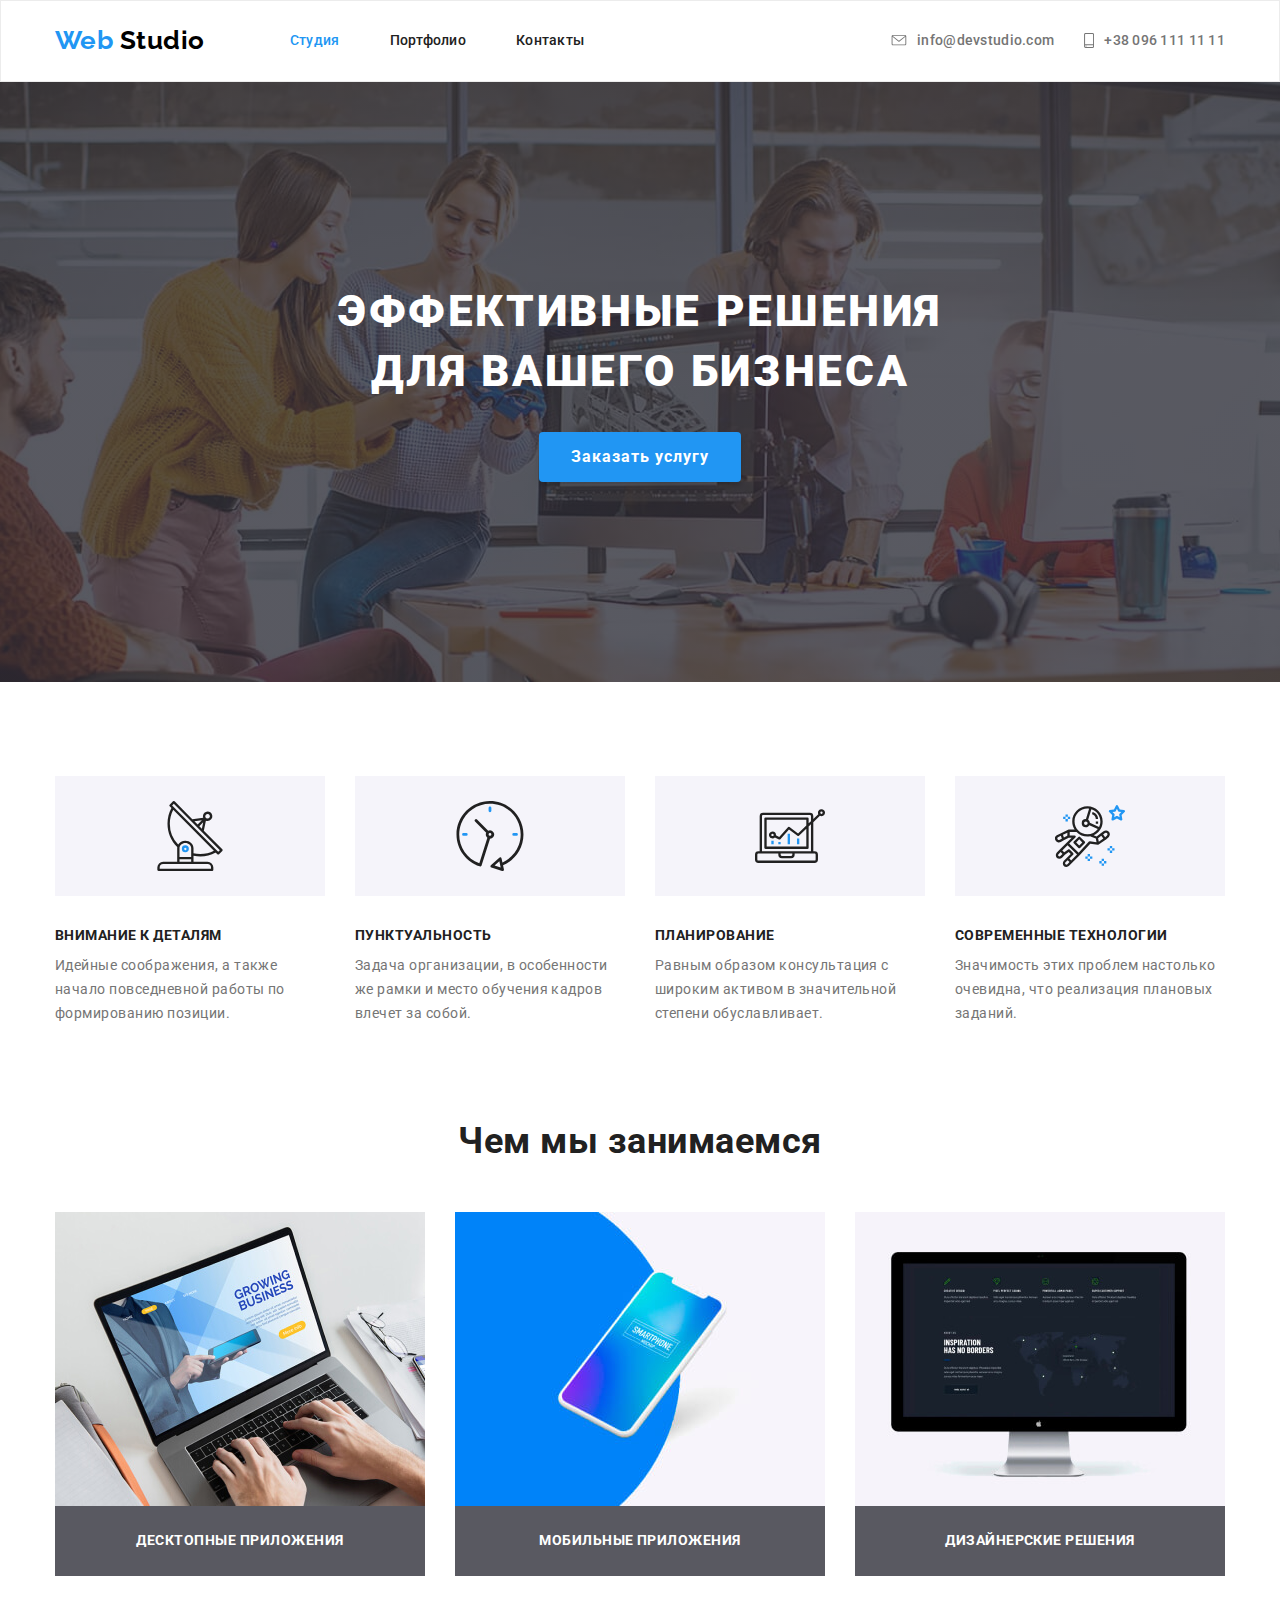
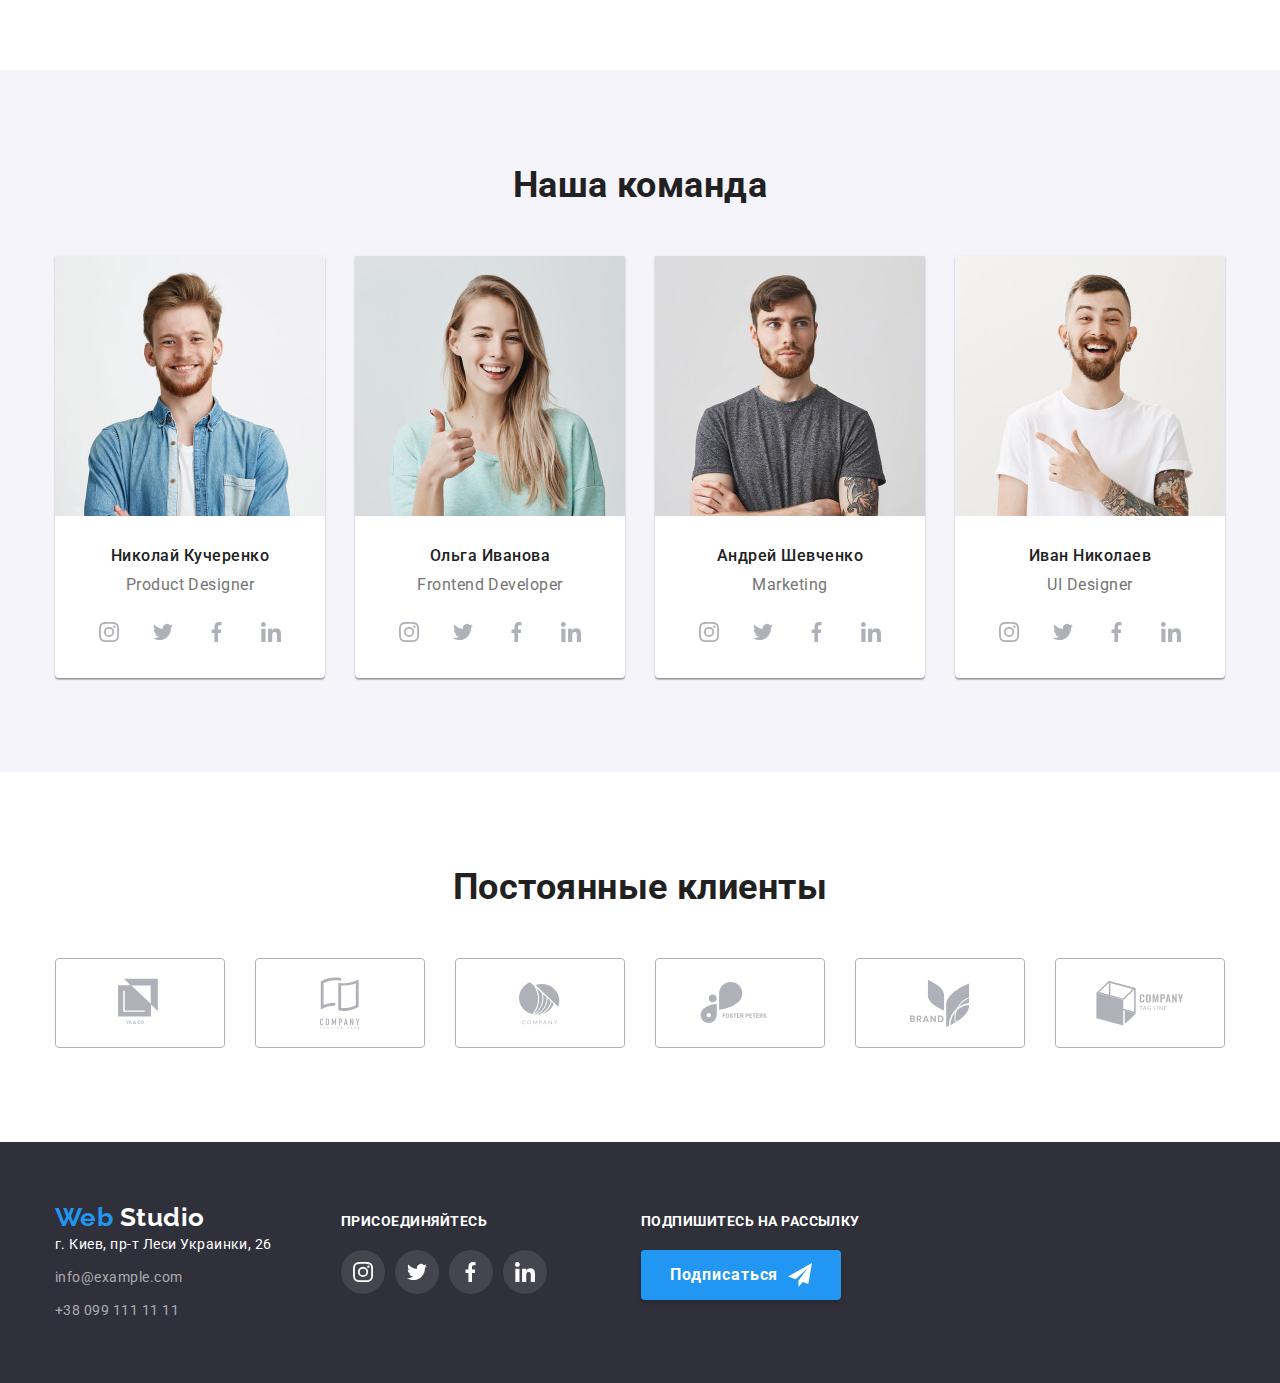
<file: index.html>
<!DOCTYPE html>
<html lang="ru">
  <head>
    <meta charset="UTF-8" />
    <meta name="viewport" content="width=device-width, initial-scale=1.0" />
    <title>Web Studio</title>
    <link
      href="https://fonts.googleapis.com/css2?family=Raleway:wght@700&family=Roboto:wght@400;500;700;900&display=swap"
      rel="stylesheet"
    />

    <link rel="stylesheet" href="./css/normalize.css" />
    <link rel="stylesheet" href="./css/style.css" />
  </head>

  <body>
    <!--header-->
    <header class="header">
      <div class="container header-container">
        <div class="nav-container">
          <nav class="site-nav">
            <a class="webstudio link" href="./index.html" lang="en"
              ><span class="web">Web</span> Studio</a
            >
            <ul class="site-nav-list list">
              <li class="item">
                <a
                  class="link current"
                  href="./index.html"
                  aria-label="Перейти на главную страницу"
                  >Студия</a
                >
              </li>
              <li class="item">
                <a
                  class="link"
                  href="./portfolio.html"
                  aria-label="Перейти на страницу Портфолио"
                  >Портфолио</a
                >
              </li>
              <li class="item">
                <a
                  class="link"
                  href=""
                  aria-label="Перейти на страницу Контакты"
                  >Контакты</a
                >
              </li>
            </ul>
          </nav>
        </div>

        <div class="contacts-container">
          <ul class="header-contacts list">
            <li class="item">
              <a
                class="link"
                href="mailto:info@devstudio.com"
                aria-label="Отправить письмо"
              >
                <svg
                  class="header-contacts-icon envelope"
                  width="16"
                  height="11"
                >
                  <use href="./img/sprite.svg#icon-envelope"></use>
                </svg>
                info@devstudio.com</a
              >
            </li>
            <li>
              <a class="link" href="tel:+380961111111" aria-label="Позвонить">
                <svg class="header-contacts-icon" width="10" height="15">
                  <use href="./img/sprite.svg#icon-smartphone"></use></svg
                >+38 096 111 11 11</a
              >
            </li>
          </ul>
        </div>
      </div>
    </header>

    <!--main-->
    <main class="main">
      <!--hero-section-->
      <section class="section hero">
        <!-- <div class="container"> -->
        <h1 class="hero-title">
          Эффективные решения <br />
          для вашего бизнеса
        </h1>
        <button class="modal-btn">Заказать услугу</button>
        <!-- </div> -->
      </section>

      <!-- section1-features-->
      <section class="section features">
        <div class="container">
          <h2 class="section-title" hidden>Особенности</h2>
          <ul class="features list">
            <li class="item">
              <div class="features-bg">
                <svg class="features-icon">
                  <use href="./img/sprite.svg#icon-antenna"></use>
                </svg>
              </div>
              <h3 class="title">Внимание к деталям</h3>
              <p class="description">
                Идейные соображения, а также начало повседневной работы по
                формированию позиции.
              </p>
            </li>
            <li class="item">
              <div class="features-bg">
                <svg class="features-icon">
                  <use href="./img/sprite.svg#icon-clock"></use>
                </svg>
              </div>
              <h3 class="title">Пунктуальность</h3>
              <p class="description">
                Задача организации, в особенности же рамки и место обучения
                кадров влечет за собой.
              </p>
            </li>
            <li class="item">
              <div class="features-bg">
                <svg class="features-icon">
                  <use href="./img/sprite.svg#icon-diagram"></use>
                </svg>
              </div>
              <h3 class="title">Планирование</h3>
              <p class="description">
                Равным образом консультация с широким активом в значительной
                степени обуславливает.
              </p>
            </li>
            <li class="item">
              <div class="features-bg">
                <svg class="features-icon">
                  <use href="./img/sprite.svg#icon-astronaut"></use>
                </svg>
              </div>
              <h3 class="title">Современные технологии</h3>
              <p class="description">
                Значимость этих проблем настолько очевидна, что реализация
                плановых заданий.
              </p>
            </li>
          </ul>
        </div>
      </section>

      <!--section2-skills-->
      <section class="section skills">
        <div class="container">
          <h2 class="section-title">Чем мы занимаемся</h2>
          <ul class="skills list">
            <li class="item">
              <img
                src="./img/skills/desktop-apps.jpg"
                width="370"
                height="294"
                alt="Десктопные приложения"
              />
              <h3 class="title">Десктопные приложения</h3>
            </li>
            <li class="item">
              <img
                src="./img/skills/mobile-apps.jpg"
                width="370"
                height="294"
                alt="Мобильные приложения"
              />
              <h3 class="title">Мобильные приложения</h3>
            </li>
            <li class="item">
              <img
                src="./img/skills/design-des.jpg"
                width="370"
                height="294"
                alt="Дизайнерские решения"
              />
              <h3 class="title">Дизайнерские решения</h3>
            </li>
          </ul>
        </div>
      </section>

      <!--section3-team-->
      <section class="section team">
        <div class="container">
          <h2 class="section-title">Наша команда</h2>
          <ul class="team list">
            <li class="item">
              <img
                src="./img/team/nikolay-kucherenko.jpg"
                width="270"
                height="260"
                alt="Николай Кучеренко"
              />
              <div class="team-info">
                <h3 class="team-member">Николай Кучеренко</h3>
                <p class="description" lang="en">Product Designer</p>
                <ul class="soc-netw-list list">
                  <li class="soc-netw">
                    <a class="link" href="" aria-label="Сcылка на Instagram">
                      <svg class="soc-icon">
                        <use href="./img/sprite.svg#icon-inst"></use>
                      </svg>
                    </a>
                  </li>
                  <li class="soc-netw">
                    <a class="link" href="" aria-label="Сcылка на Twitter">
                      <svg class="soc-icon">
                        <use href="./img/sprite.svg#icon-twitter"></use>
                      </svg>
                    </a>
                  </li>
                  <li class="soc-netw">
                    <a class="link" href="" aria-label="Сcылка на Facebook">
                      <svg class="soc-icon">
                        <use href="./img/sprite.svg#icon-fb"></use>
                      </svg>
                    </a>
                  </li>
                  <li class="soc-netw">
                    <a class="link" href="" aria-label="Сcылка на Linkedin">
                      <svg class="soc-icon">
                        <use href="./img/sprite.svg#icon-linkedin"></use>
                      </svg>
                    </a>
                  </li>
                </ul>
              </div>
            </li>
            <li class="item">
              <img
                src="./img/team/olga-ivanova.jpg"
                width="270"
                height="260"
                alt="Ольга Иванова"
              />
              <div class="team-info">
                <h3 class="team-member">Ольга Иванова</h3>
                <p class="description" lang="en">Frontend Developer</p>
                <ul class="soc-netw-list list">
                  <li class="soc-netw">
                    <a class="link" href="" aria-label="Сcылка на Instagram"
                      ><svg class="soc-icon">
                        <use href="./img/sprite.svg#icon-inst"></use></svg
                    ></a>
                  </li>
                  <li class="soc-netw">
                    <a class="link" href="" aria-label="Сcылка на Twitter"
                      ><svg class="soc-icon">
                        <use href="./img/sprite.svg#icon-twitter"></use></svg
                    ></a>
                  </li>
                  <li class="soc-netw">
                    <a class="link" href="" aria-label="Сcылка на Facebook"
                      ><svg class="soc-icon">
                        <use href="./img/sprite.svg#icon-fb"></use></svg
                    ></a>
                  </li>
                  <li class="soc-netw">
                    <a class="link" href="" aria-label="Сcылка на Linkedin"
                      ><svg class="soc-icon">
                        <use href="./img/sprite.svg#icon-linkedin"></use></svg
                    ></a>
                  </li>
                </ul>
              </div>
            </li>
            <li class="item">
              <img
                src="./img/team/andrey-shevchenko.jpg"
                width="270"
                height="260"
                alt="Андрей Шевченко"
              />
              <div class="team-info">
                <h3 class="team-member">Андрей Шевченко</h3>
                <p class="description" lang="en">Marketing</p>
                <ul class="soc-netw-list list">
                  <li class="soc-netw">
                    <a class="link" href="" aria-label="Сcылка на Instagram"
                      ><svg class="soc-icon">
                        <use href="./img/sprite.svg#icon-inst"></use></svg
                    ></a>
                  </li>
                  <li class="soc-netw">
                    <a class="link" href="" aria-label="Сcылка на Twitter"
                      ><svg class="soc-icon">
                        <use href="./img/sprite.svg#icon-twitter"></use></svg
                    ></a>
                  </li>
                  <li class="soc-netw">
                    <a class="link" href="" aria-label="Сcылка на Facebook"
                      ><svg class="soc-icon">
                        <use href="./img/sprite.svg#icon-fb"></use></svg
                    ></a>
                  </li>
                  <li class="soc-netw">
                    <a class="link" href="" aria-label="Сcылка на Linkedin">
                      <svg class="soc-icon">
                        <use href="./img/sprite.svg#icon-linkedin"></use></svg
                    ></a>
                  </li>
                </ul>
              </div>
            </li>

            <li class="item">
              <img
                src="./img/team/ivan-nikolaev.jpg"
                width="270"
                height="260"
                alt="Иван Николаев"
              />
              <div class="team-info">
                <h3 class="team-member">Иван Николаев</h3>
                <p class="description" lang="en">UI Designer</p>
                <ul class="soc-netw-list list">
                  <li class="soc-netw">
                    <a class="link" href="" aria-label="Сcылка на Instagram"
                      ><svg class="soc-icon">
                        <use href="./img/sprite.svg#icon-inst"></use></svg
                    ></a>
                  </li>
                  <li class="soc-netw">
                    <a class="link" href="" aria-label="Сcылка на Twitter"
                      ><svg class="soc-icon">
                        <use href="./img/sprite.svg#icon-twitter"></use></svg
                    ></a>
                  </li>
                  <li class="soc-netw">
                    <a class="link" href="" aria-label="Сcылка на Facebook"
                      ><svg class="soc-icon">
                        <use href="./img/sprite.svg#icon-fb"></use></svg
                    ></a>
                  </li>
                  <li class="soc-netw">
                    <a class="link" href="" aria-label="Сcылка на Linkedin"
                      ><svg class="soc-icon">
                        <use href="./img/sprite.svg#icon-linkedin"></use></svg
                    ></a>
                  </li>
                </ul>
              </div>
            </li>
          </ul>
        </div>
      </section>

      <!--section4-clients-->
      <section class="section clients">
        <div class="container">
          <h2 class="section-title">Постоянные клиенты</h2>
          <ul class="clients list">
            <li class="item">
              <a
                class="link"
                href=""
                aria-label="Перейти на сайт компании - постоянного клиента"
              >
                <svg class="clients-icon" width="44" height="52">
                  <use href="./img/sprite.svg#icon-logo1"></use>
                </svg>
              </a>
            </li>
            <li class="item">
              <a
                class="link"
                href=""
                aria-label="Перейти на сайт компании - постоянного клиента"
              >
                <svg class="clients-icon" width="40" height="52">
                  <use href="./img/sprite.svg#icon-logo2"></use>
                </svg>
              </a>
            </li>
            <li class="item">
              <a
                class="link"
                href=""
                aria-label="Перейти на сайт компании - постоянного клиента"
              >
                <svg class="clients-icon" width="41" height="43">
                  <use href="./img/sprite.svg#icon-logo3"></use>
                </svg>
              </a>
            </li>
            <li class="item">
              <a
                class="link"
                href=""
                aria-label="Перейти на сайт компании - постоянного клиента"
              >
                <svg class="clients-icon" width="80" height="42">
                  <use href="./img/sprite.svg#icon-logo4"></use>
                </svg>
              </a>
            </li>
            <li class="item">
              <a
                class="link"
                href=""
                aria-label="Перейти на сайт компании - постоянного клиента"
              >
                <svg class="clients-icon" width="59" height="47">
                  <use href="./img/sprite.svg#icon-logo5"></use>
                </svg>
              </a>
            </li>
            <li class="item">
              <a
                class="link"
                href=""
                aria-label="Перейти на сайт компании - постоянного клиента"
              >
                <svg class="clients-icon" width="88" height="45">
                  <use href="./img/sprite.svg#icon-logo6"></use>
                </svg>
              </a>
            </li>
          </ul>
        </div>
      </section>
      <!-- </div> -->
    </main>

    <!--footer-->
    <footer class="footer">
      <div class="container footer-container">
        <div class="wrapper-address">
          <a class="webstudio link" href="./index.html" lang="en"
            ><span class="web">Web</span> Studio</a
          >
          <address class="address">
            г. Киев, пр-т Леси Украинки, 26
            <ul class="footer-contacts list">
              <li class="item">
                <a
                  class="link"
                  href="mailto:info@example.com"
                  aria-label="Отправить письмо"
                  >info@example.com</a
                >
              </li>
              <li>
                <a class="link" href="tel:+380991111111" aria-label="Позвонить"
                  >+38 099 111 11 11</a
                >
              </li>
            </ul>
          </address>
        </div>
        <div class="wrapper-join-in">
          <p class="join-in">присоединяйтесь</p>
          <ul class="soc-netw-list list">
            <li class="soc-netw footer-link">
              <a class="link" href="" aria-label="Сcылка на Instagram"
                ><svg class="soc-icon-footer">
                  <use href="./img/sprite.svg#icon-inst"></use></svg
              ></a>
            </li>
            <li class="soc-netw footer-link">
              <a class="link" href="" aria-label="Сcылка на Twitter"
                ><svg class="soc-icon-footer">
                  <use href="./img/sprite.svg#icon-twitter"></use></svg
              ></a>
            </li>
            <li class="soc-netw footer-link">
              <a class="link" href="" aria-label="Сcылка на Facebook"
                ><svg class="soc-icon-footer">
                  <use href="./img/sprite.svg#icon-fb"></use></svg
              ></a>
            </li>
            <li class="soc-netw footer-link">
              <a class="link" href="" aria-label="Сcылка на Linkedin"
                ><svg class="soc-icon-footer">
                  <use href="./img/sprite.svg#icon-linkedin"></use></svg
              ></a>
            </li>
          </ul>
        </div>
        <div class="wrapper-subscribe">
          <p class="subscribe">Подпишитесь на рассылку</p>
          <button type="button" class="form-btn">
            Подписаться
            <svg class="form-btn-icon" width="24" height="24">
              <use href="./img/sprite.svg#icon-icon-send"></use>
            </svg>
          </button>
        </div>
      </div>
    </footer>
  </body>
</html>
</file>
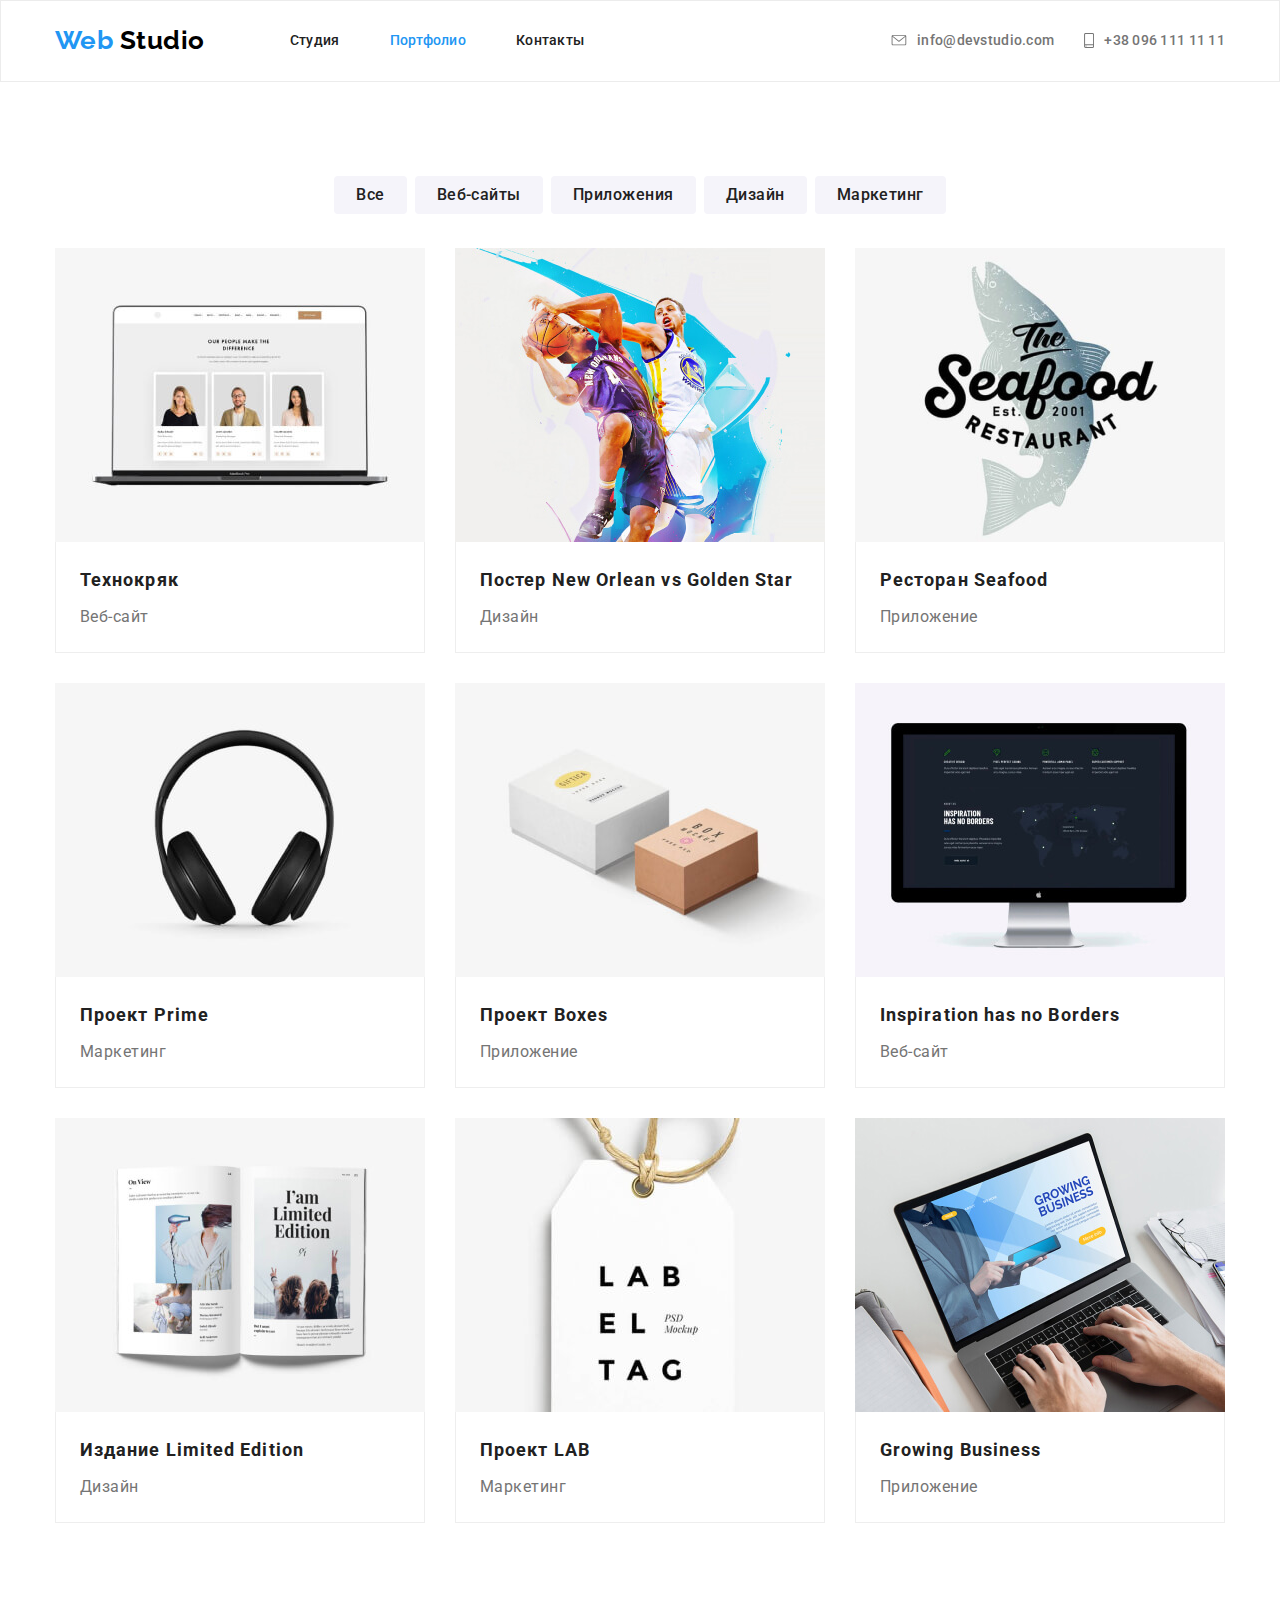
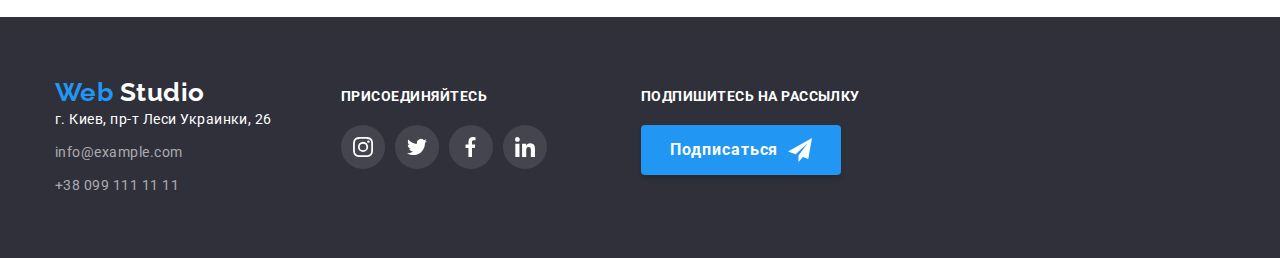
<file: portfolio.html>
<!DOCTYPE html>
<html lang="ru">
  <head>
    <meta charset="UTF-8" />
    <meta name="viewport" content="width=device-width, initial-scale=1.0" />
    <title>Portfolio</title>
    <link
      href="https://fonts.googleapis.com/css2?family=Raleway:wght@700&family=Roboto:wght@400;500;700;900&display=swap"
      rel="stylesheet"
    />
    <link rel="stylesheet" href="./css/style.css" />
    <link rel="stylesheet" href="./css/normalize.css" />
  </head>

  <body>
    <!--header-->
    <header class="header">
      <div class="container header-container">
        <div class="nav-container">
          <nav class="site-nav">
            <a class="webstudio link" href="./index.html" lang="en"
              ><span class="web">Web</span> Studio</a
            >
            <ul class="site-nav-list list">
              <li class="item">
                <a class="link" href="./index.html">Студия</a>
              </li>
              <li class="item">
                <a class="link current" href="./portfolio.html">Портфолио</a>
              </li>
              <li class="item"><a class="link" href="">Контакты</a></li>
            </ul>
          </nav>
        </div>

        <div class="contacts-container">
          <ul class="header-contacts list">
            <li class="item">
              <a
                class="link"
                href="mailto:info@devstudio.com"
                aria-label="Отправить письмо"
              >
                <svg
                  class="header-contacts-icon envelope"
                  width="16"
                  height="11"
                >
                  <use href="./img/sprite.svg#icon-envelope"></use>
                </svg>
                info@devstudio.com</a
              >
            </li>
            <li>
              <a class="link" href="tel:+380961111111" aria-label="Позвонить">
                <svg class="header-contacts-icon" width="10" height="15">
                  <use href="./img/sprite.svg#icon-smartphone"></use></svg
                >+38 096 111 11 11</a
              >
            </li>
          </ul>
        </div>
      </div>
    </header>

    <!-- main -->
    <main>
      <!-- section-portfolio -->
      <section class="portfolio">
        <div class="container">
          <h1 hidden>Портфолио</h1>
          <ul class="filter-list list">
            <li class="item">
              <button type="button" class="filter-btn">Все</button>
            </li>
            <li class="item">
              <button type="button" class="filter-btn">Веб-сайты</button>
            </li>
            <li class="item">
              <button type="button" class="filter-btn">Приложения</button>
            </li>
            <li class="item">
              <button type="button" class="filter-btn">Дизайн</button>
            </li>
            <li class="item">
              <button type="button" class="filter-btn">Маркетинг</button>
            </li>
          </ul>

          <ul class="portfolio-projects list">
            <li class="item">
              <a class="link" href="">
                <img
                  src="./img/portfolio/tehnokryak.jpg"
                  width="370"
                  height="294"
                  alt="Страница сайта"
                />
                <div class="projects-border">
                  <h2 class="title">Технокряк</h2>
                  <p class="subtitle">Веб-сайт</p>
                  <p class="description">
                    Технокряк это современная площадка распространения
                    коронавируса. Компании используют эту платформу для
                    цифрового шпионажа и атак на защищённые сервера конкурентов.
                  </p>
                </div></a
              >
            </li>
            <li class="item">
              <a class="link" href="">
                <img
                  src="./img/portfolio/poster-ball.jpg"
                  width="370"
                  height="294"
                  alt="Постер с баскетболистами"
                />
                <div class="projects-border">
                  <h2 class="title">
                    Постер <span lang="en">New Orlean vs Golden Star</span>
                  </h2>
                  <p class="subtitle">Дизайн</p>
                  <p class="description">
                    Технокряк это современная площадка распространения
                    коронавируса. Компании используют эту платформу для
                    цифрового шпионажа и атак на защищённые сервера конкурентов.
                  </p>
                </div></a
              >
            </li>
            <li class="item">
              <a class="link" href="">
                <img
                  src="./img/portfolio/seafood.jpg"
                  width="370"
                  height="294"
                  alt="Логотип ресторана морепродуктов"
                />
                <div class="projects-border">
                  <h2 class="title">Ресторан <span lang="en">Seafood</span></h2>
                  <p class="subtitle">Приложение</p>
                  <p class="description">
                    Технокряк это современная площадка распространения
                    коронавируса. Компании используют эту платформу для
                    цифрового шпионажа и атак на защищённые сервера конкурентов.
                  </p>
                </div></a
              >
            </li>

            <li class="item">
              <a class="link" href="">
                <img
                  src="./img/portfolio/headphones.jpg"
                  width="370"
                  height="294"
                  alt="Наушники"
                />
                <div class="projects-border">
                  <h2 class="title">Проект <span lang="en">Prime</span></h2>
                  <p class="subtitle">Маркетинг</p>
                  <p class="description">
                    Технокряк это современная площадка распространения
                    коронавируса. Компании используют эту платформу для
                    цифрового шпионажа и атак на защищённые сервера конкурентов.
                  </p>
                </div></a
              >
            </li>
            <li class="item">
              <a class="link" href="">
                <img
                  src="./img/portfolio/boxes.jpg"
                  width="370"
                  height="294"
                  alt="Коробки"
                />
                <div class="projects-border">
                  <h2 class="title">Проект <span lang="en">Boxes</span></h2>
                  <p class="subtitle">Приложение</p>
                  <p class="description">
                    Технокряк это современная площадка распространения
                    коронавируса. Компании используют эту платформу для
                    цифрового шпионажа и атак на защищённые сервера конкурентов.
                  </p>
                </div></a
              >
            </li>
            <li class="item">
              <a class="link" href="">
                <img
                  src="./img/portfolio/desktop-site.jpg"
                  width="370"
                  height="294"
                  alt="Монитор компьютера"
                />
                <div class="projects-border">
                  <h2 class="title" lang="en">Inspiration has no Borders</h2>
                  <p class="subtitle">Веб-сайт</p>
                  <p class="description">
                    Технокряк это современная площадка распространения
                    коронавируса. Компании используют эту платформу для
                    цифрового шпионажа и атак на защищённые сервера конкурентов.
                  </p>
                </div></a
              >
            </li>
            <li class="item">
              <a class="link" href="">
                <img
                  src="./img/portfolio/book.jpg"
                  width="370"
                  height="294"
                  alt="Книга"
                />
                <div class="projects-border">
                  <h2 class="title">
                    Издание <span lang="en">Limited Edition</span>
                  </h2>
                  <p class="subtitle">Дизайн</p>
                  <p class="description">
                    Технокряк это современная площадка распространения
                    коронавируса. Компании используют эту платформу для
                    цифрового шпионажа и атак на защищённые сервера конкурентов.
                  </p>
                </div></a
              >
            </li>
            <li class="item">
              <a class="link" href="">
                <img
                  src="./img/portfolio/label.jpg"
                  width="370"
                  height="294"
                  alt="Лейбл"
                />
                <div class="projects-border">
                  <h2 class="title">Проект <span lang="en">LAB</span></h2>
                  <p class="subtitle">Маркетинг</p>
                  <p class="description">
                    Технокряк это современная площадка распространения
                    коронавируса. Компании используют эту платформу для
                    цифрового шпионажа и атак на защищённые сервера конкурентов.
                  </p>
                </div></a
              >
            </li>
            <li class="item">
              <a class="link" href="">
                <img
                  src="./img/portfolio/laptop.jpg"
                  width="370"
                  height="294"
                  alt="Человек за ноутбуком"
                />
                <div class="projects-border">
                  <h2 class="title" lang="en">Growing Business</h2>
                  <p class="subtitle">Приложение</p>
                  <p class="description">
                    Технокряк это современная площадка распространения
                    коронавируса. Компании используют эту платформу для
                    цифрового шпионажа и атак на защищённые сервера конкурентов.
                  </p>
                </div></a
              >
            </li>
          </ul>
        </div>
      </section>
    </main>
    <!--footer-->
    <footer class="footer">
      <div class="container footer-container">
        <div class="wrapper-address">
          <a class="webstudio link" href="./index.html" lang="en"
            ><span class="web">Web</span> Studio</a
          >
          <address class="address">
            г. Киев, пр-т Леси Украинки, 26
            <ul class="footer-contacts list">
              <li class="item">
                <a
                  class="link"
                  href="mailto:info@example.com"
                  aria-label="Отправить письмо"
                  >info@example.com</a
                >
              </li>
              <li>
                <a class="link" href="tel:+380991111111" aria-label="Позвонить"
                  >+38 099 111 11 11</a
                >
              </li>
            </ul>
          </address>
        </div>
        <div class="wrapper-join-in">
          <p class="join-in">присоединяйтесь</p>
          <ul class="soc-netw-list list">
            <li class="soc-netw footer-link">
              <a class="link" href="" aria-label="Сcылка на Instagram"
                ><svg class="soc-icon-footer">
                  <use href="./img/sprite.svg#icon-inst"></use></svg
              ></a>
            </li>
            <li class="soc-netw footer-link">
              <a class="link" href="" aria-label="Сcылка на Twitter"
                ><svg class="soc-icon-footer">
                  <use href="./img/sprite.svg#icon-twitter"></use></svg
              ></a>
            </li>
            <li class="soc-netw footer-link">
              <a class="link" href="" aria-label="Сcылка на Facebook"
                ><svg class="soc-icon-footer">
                  <use href="./img/sprite.svg#icon-fb"></use></svg
              ></a>
            </li>
            <li class="soc-netw footer-link">
              <a class="link" href="" aria-label="Сcылка на Linkedin"
                ><svg class="soc-icon-footer">
                  <use href="./img/sprite.svg#icon-linkedin"></use></svg
              ></a>
            </li>
          </ul>
        </div>
        <div class="wrapper-subscribe">
          <p class="subscribe">Подпишитесь на рассылку</p>
          <button type="button" class="form-btn">
            Подписаться
            <svg class="form-btn-icon" width="24" height="24">
              <use href="./img/sprite.svg#icon-icon-send"></use>
            </svg>
          </button>
        </div>
      </div>
    </footer>
  </body>
</html>
</file>
<file: css/style.css>
/*заголовки  h #212121
  текст p #757575
  цвет ховер #2196f3
  белый #ffffff
  черный #000000
  studio в хедере#ffffff
  фон блока команды #f5f4fa
  фон футера #2f303a
  контакты и мейл-форма в футере rgba(255, 255, 255, 0.6)*/

:root {
  --clear-black-color: #000000;
  --primary-text-color: #212121;
  --secondary-text-color: #757575;
  --accent-color: #2196f3;
  --footer-background: #2f303a;
  --clear-white-color: #ffffff;
  --secondary-bg-color: #f5f4fa;
  --portfolio-projects-bg-color: #eeeeee;
  --button-hover-color: #188ce8;
  --footer-link-color: rgba(255, 255, 255, 0.6);
  --skills-title-bg-color: rgba(47, 48, 58, 0.8);
  --icons-color: #afb1b8;
  --footer-link-bg-color: rgba(255, 255, 255, 0.1);
  --main-font: 'Roboto', sans-serif;
  --secondary-font: 'Raleway', sans-serif;
}
html {
  box-sizing: border-box;
}

*,
*::before,
*::after {
  box-sizing: inherit;
  /* margin: 0; 
  padding: 0;*/
}

body {
  font-family: var(--main-font);
  background-color: var(--clear-white-color);
  color: var(--primary-text-color);
  letter-spacing: 0.03em;
}
.list {
  display: flex;
  padding: 0;
  margin: 0;
  list-style: none;
}
.link {
  display: block;
  text-decoration: none;
}
button {
  font-family: inherit;
  color: inherit;
  letter-spacing: inherit;
  border: none;
  /* border: 1px solid transparent; */
}
h1,
h2,
h3,
p {
  margin: 0;
  padding: 0;
}
img {
  display: block;
}

.container {
  margin-left: auto;
  margin-right: auto;
  width: 1200px;
  padding-left: 15px;
  padding-right: 15px;
}

/* header css */
.header {
  border: 1px solid #ececec;
}
.webstudio {
  display: block;
  font-family: var(--secondary-font);
  font-weight: 700;
  font-size: 26px;
  line-height: 1.19;
}
.web {
  color: var(--accent-color);
}
.header .webstudio {
  padding-top: 24px;
  padding-bottom: 25px;
  margin-right: 85px;
  color: var(--clear-black-color);
}
.header-container,
.site-nav {
  display: flex;
}
.header-container {
  justify-content: space-between;
}
.site-nav-list .item:not(:last-child) {
  margin-right: 50px;
}
.header-contacts .item:not(:last-child) {
  margin-right: 30px;
}
.site-nav-list .link,
.header-contacts .link {
  display: block;
  padding-top: 32px;
  padding-bottom: 32px;
  color: var(--primary-text-color);
  font-weight: 500;
  font-size: 14px;
  line-height: 1.14;
  letter-spacing: 0.02em;
}
.header-contacts .link {
  display: flex;
  justify-content: center;
  align-items: center;
  color: var(--secondary-text-color);
}
.header-contacts-icon {
  margin-right: 10px;
  fill: currentColor;
}
.link:hover,
.link:focus {
  color: var(--accent-color);
}
.site-nav-list .link.current {
  color: var(--accent-color);
}

/* hero css */
.hero {
  max-width: 1600px;
  margin: auto;
  padding-top: 200px;
  padding-bottom: 200px;
  height: 600px;
  background-color: var(--primary-text-color);
  background-image: linear-gradient(
      rgba(47, 48, 58, 0.8),
      rgba(47, 48, 58, 0.8)
    ),
    url(../img/hero.jpg);
  background-repeat: no-repeat;
  background-position: center;
  /* background-size: cover; */
  text-align: center;
}
.hero-title {
  margin-bottom: 30px;
  color: var(--clear-white-color);
  font-weight: 900;
  font-size: 44px;
  line-height: 1.36;
  letter-spacing: 0.06em;
  text-transform: uppercase;
}
.modal-btn,
.form-btn {
  display: inline-block;
  min-width: 200px;
  height: 50px;
  color: var(--clear-white-color);
  background-color: var(--accent-color);
  font-weight: 700;
  font-size: 16px;
  line-height: 1.88;
  text-align: center;
  letter-spacing: 0.06em;
  box-shadow: 0px 4px 4px rgba(0, 0, 0, 0.15);
  border-radius: 4px;
}
.modal-btn {
  padding: 10px 32px;
}
.form-btn {
  display: flex;
  justify-content: center;
  align-items: center;
  padding: 10px 29px;
}
.form-btn-icon {
  margin-left: 10px;
}
.modal-btn:hover,
.modal-btn:focus {
  background-color: var(--button-hover-color);
}

/* common css */
.section.features {
  padding-top: 94px;
  padding-bottom: 47px;
}
.section.skills {
  padding-top: 47px;
  padding-bottom: 94px;
}
.section.team,
.section.clients {
  padding-top: 94px;
  padding-bottom: 94px;
}
.footer {
  padding-top: 60px;
  padding-bottom: 60px;
}
.section-title {
  margin-bottom: 50px;
  font-size: 36px;
  line-height: 1.17;
  text-align: center;
}
.features .title {
  display: inline-block;
  margin-bottom: 10px;
  font-size: 14px;
  line-height: 1.14;
  text-transform: uppercase;
}

/* features css */
.features .item {
  width: calc((100% - 90px) / 4);
}
.features .item:not(:last-child) {
  margin-right: 30px;
}
.features-icon {
  width: 70px;
  height: 70px;
}
.features-bg {
  height: 120px;
  padding: 25px 100px;
  margin-bottom: 30px;
  background-color: var(--secondary-bg-color);
}
.features .description {
  color: var(--secondary-text-color);
  font-size: 14px;
  line-height: 1.71;
}

/* skills css */
.skills .title {
  padding-top: 27px;
  padding-bottom: 27px;
  color: var(--clear-white-color);
  background-color: var(--skills-title-bg-color);
  font-size: 14px;
  line-height: 1.14;
  text-align: center;
  text-transform: uppercase;
}
.skills .item {
  width: calc((100% - 60px) / 3);
}
.skills .item:not(:last-child) {
  margin-right: 30px;
}

/* team css */
.team {
  background-color: var(--secondary-bg-color);
}
.team .item {
  width: calc((100% - 90px) / 4);
  background: #ffffff;
  box-shadow: 0px 2px 1px rgba(0, 0, 0, 0.2), 0px 1px 1px rgba(0, 0, 0, 0.14),
    0px 1px 3px rgba(0, 0, 0, 0.12);
  border-radius: 0px 0px 4px 4px;
}
.team .item:not(:last-child) {
  margin-right: 30px;
}
.team-member {
  margin-bottom: 10px;
  font-weight: 500;
  font-size: 16px;
  line-height: 1.19;
  text-align: center;
}
.team-info {
  padding: 30px 32px 24px;
}
.team .description {
  margin-bottom: 16px;
  color: var(--secondary-text-color);
  font-size: 16px;
  line-height: 1.19;
  text-align: center;
}
.team .soc-netw-list {
  justify-content: space-between;
}
.soc-icon {
  width: 20px;
  height: 20px;
  fill: currentColor;
}
.soc-netw .link {
  justify-content: center;
  align-items: center;
  padding: 12px;
  width: 44px;
  height: 44px;
  border-radius: 50%;
  color: var(--icons-color);
}
.soc-netw .link:hover,
.soc-netw .link:focus {
  color: var(--clear-white-color);
  background-color: var(--accent-color);
}

/* clients css */
.clients .item {
  /* display: block; */
  /* display: flex; */
  justify-content: center;
  align-items: center;
  width: calc((100% - 150px) / 6);
  height: 90px;
  /* border: 1px solid #afb1b8; */
  /* border-radius: 4px; */
}
.clients .item:not(:last-child) {
  margin-right: 30px;
}
.clients .link {
  display: flex;
  justify-content: center;
  align-items: center;
  width: 170px;
  height: 90px;
  border: 1px solid var(--icons-color);
  color: var(--icons-color);
  border-radius: 4px;
}
.clients .link:hover,
.clients .link:focus {
  color: var(--accent-color);
  border-color: var(--accent-color);
}
.clients-icon {
  fill: currentColor;
}

/* footer css */
.footer {
  background: var(--footer-background);
}
.footer-container {
  display: flex;
  align-items: baseline;
}
.footer .webstudio {
  color: var(--clear-white-color);
}
.address {
  color: var(--clear-white-color);
  font-style: normal;
  font-size: 14px;
  line-height: 1.71;
}
.footer-contacts .link {
  color: var(--footer-link-color);
}
.footer-contacts .item {
  margin-top: 9px;
  margin-bottom: 9px;
}
.footer-contacts {
  flex-direction: column;
}
.join-in,
.subscribe {
  margin-bottom: 20px;
  font-weight: 700;
  font-size: 14px;
  line-height: 1.14;
  text-transform: uppercase;
  color: var(--clear-white-color);
}
.wrapper-address {
  margin-right: 69px;
}
.wrapper-join-in {
  width: 206px;
  margin-right: 94px;
}
.footer .soc-netw-list {
  justify-content: space-between;
}
.footer-link .link {
  color: var(--clear-white-color);
  background-color: var(--footer-link-bg-color);
}
.soc-icon-footer {
  width: 20px;
  height: 20px;
  fill: currentColor;
}

/* portfolio main css */
.filter-btn {
  background-color: var(--secondary-bg-color);
  font-weight: 500;
  font-size: 16px;
  line-height: 1.63;
  text-align: center;
  border-radius: 4px;
}
.filter-btn:hover,
.filter-btn:focus {
  color: var(--clear-white-color);
  background-color: var(--accent-color);
  box-shadow: 0px 2px 2px rgba(0, 0, 0, 0.12), 0px 1px 2px rgba(0, 0, 0, 0.08),
    0px 3px 1px rgba(0, 0, 0, 0.1);
}

.filter-list {
  justify-content: center;
  margin-bottom: 34px;
}
.filter-list .item:not(:last-child) {
  margin-right: 8px;
}
.filter-btn {
  padding: 6px 22px;
}

.portfolio {
  padding-top: 94px;
  padding-bottom: 94px;
}
.portfolio-projects {
  flex-wrap: wrap;
}
.portfolio-projects .item {
  width: calc((100% - 60px) / 3);
}
.projects-border {
  padding: 20px 24px;
  border-right: 1px solid #eeeeee;
  border-bottom: 1px solid #eeeeee;
  border-left: 1px solid #eeeeee;
}
.portfolio-projects .item:not(:nth-child(3n)) {
  margin-right: 30px;
}
.portfolio-projects .item.item:not(:nth-last-child(-n + 3)) {
  margin-bottom: 30px;
}
.portfolio-projects .title {
  margin-bottom: 4px;
  color: var(--primary-text-color);
  font-size: 18px;
  line-height: 2;
  letter-spacing: 0.06em;
}
.portfolio-projects .subtitle {
  color: var(--secondary-text-color);
  font-size: 16px;
  line-height: 1.88;
}
.portfolio-projects .description {
  display: none;
  margin: 63px 24px;
  color: var(--secondary-text-color);
  font-size: 18px;
  line-height: 1.56;
}
.portfolio-projects .link:hover,
.portfolio-projects .link:focus {
  box-shadow: 1px 4px 6px rgba(0, 0, 0, 0.16), 0px 4px 4px rgba(0, 0, 0, 0.06),
    0px 1px 1px rgba(0, 0, 0, 0.12);
}
</file>
